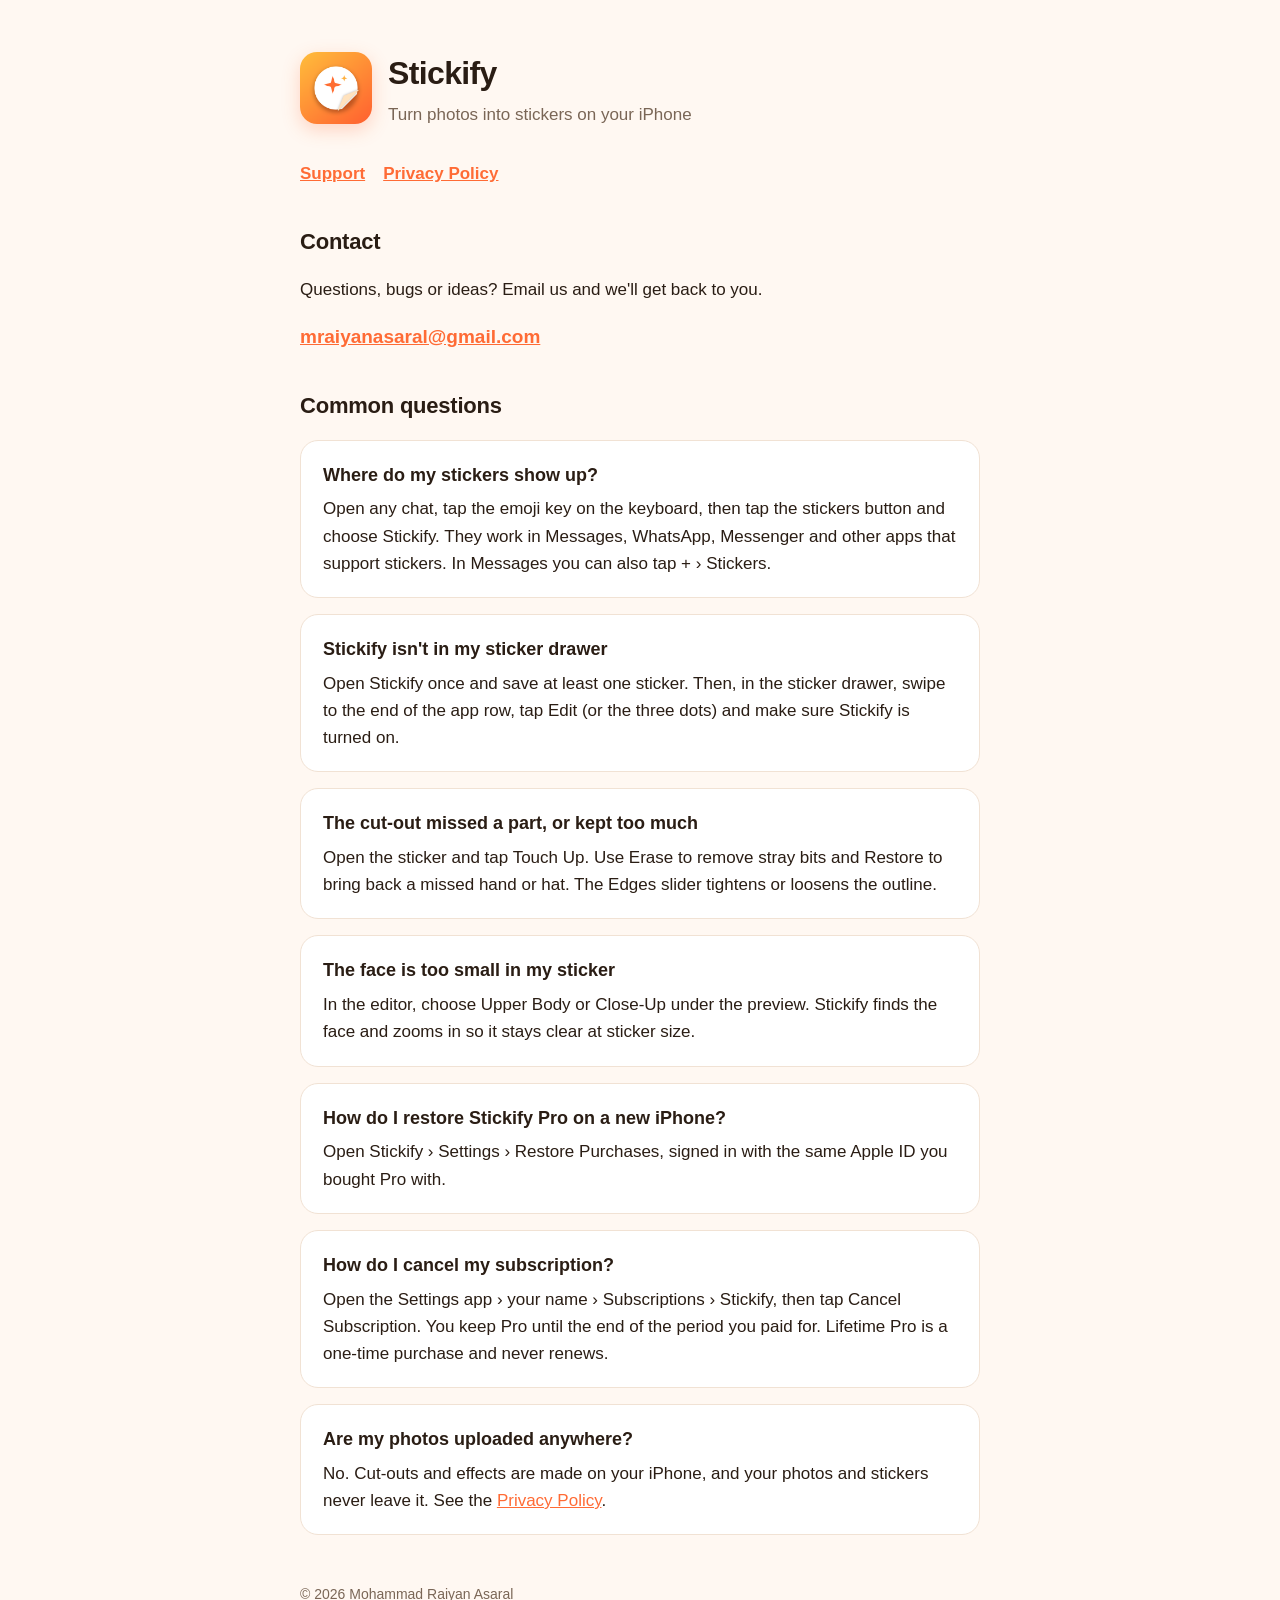
<file: index.html>
<!doctype html>
<html lang="en">
<head>
<meta charset="utf-8">
<meta name="viewport" content="width=device-width, initial-scale=1">
<title>Stickify Support</title>
<meta name="description" content="Help and contact for Stickify, the iPhone app that turns photos into stickers.">
<link rel="icon" href="favicon.png">
<link rel="stylesheet" href="style.css">
</head>
<body>
<main>
  <header>
    <img src="icon.png" alt="Stickify app icon">
    <div>
      <h1>Stickify</h1>
      <p>Turn photos into stickers on your iPhone</p>
    </div>
  </header>
  <nav><a href="./">Support</a><a href="privacy.html">Privacy Policy</a></nav>

  <h2>Contact</h2>
  <p>Questions, bugs or ideas? Email us and we'll get back to you.</p>
  <p class="contact"><a href="mailto:mraiyanasaral@gmail.com?subject=Stickify%20support">mraiyanasaral@gmail.com</a></p>

  <h2>Common questions</h2>
  <div class="card">
    <h3>Where do my stickers show up?</h3>
    <p>Open any chat, tap the emoji key on the keyboard, then tap the stickers button and choose Stickify. They work in Messages, WhatsApp, Messenger and other apps that support stickers. In Messages you can also tap + › Stickers.</p>
  </div>
  <div class="card">
    <h3>Stickify isn't in my sticker drawer</h3>
    <p>Open Stickify once and save at least one sticker. Then, in the sticker drawer, swipe to the end of the app row, tap Edit (or the three dots) and make sure Stickify is turned on.</p>
  </div>
  <div class="card">
    <h3>The cut-out missed a part, or kept too much</h3>
    <p>Open the sticker and tap Touch Up. Use Erase to remove stray bits and Restore to bring back a missed hand or hat. The Edges slider tightens or loosens the outline.</p>
  </div>
  <div class="card">
    <h3>The face is too small in my sticker</h3>
    <p>In the editor, choose Upper Body or Close-Up under the preview. Stickify finds the face and zooms in so it stays clear at sticker size.</p>
  </div>
  <div class="card">
    <h3>How do I restore Stickify Pro on a new iPhone?</h3>
    <p>Open Stickify › Settings › Restore Purchases, signed in with the same Apple ID you bought Pro with.</p>
  </div>
  <div class="card">
    <h3>How do I cancel my subscription?</h3>
    <p>Open the Settings app › your name › Subscriptions › Stickify, then tap Cancel Subscription. You keep Pro until the end of the period you paid for. Lifetime Pro is a one-time purchase and never renews.</p>
  </div>
  <div class="card">
    <h3>Are my photos uploaded anywhere?</h3>
    <p>No. Cut-outs and effects are made on your iPhone, and your photos and stickers never leave it. See the <a href="privacy.html">Privacy Policy</a>.</p>
  </div>

  <footer>© 2026 Mohammad Raiyan Asaral</footer>
</main>
</body>
</html>
</file>
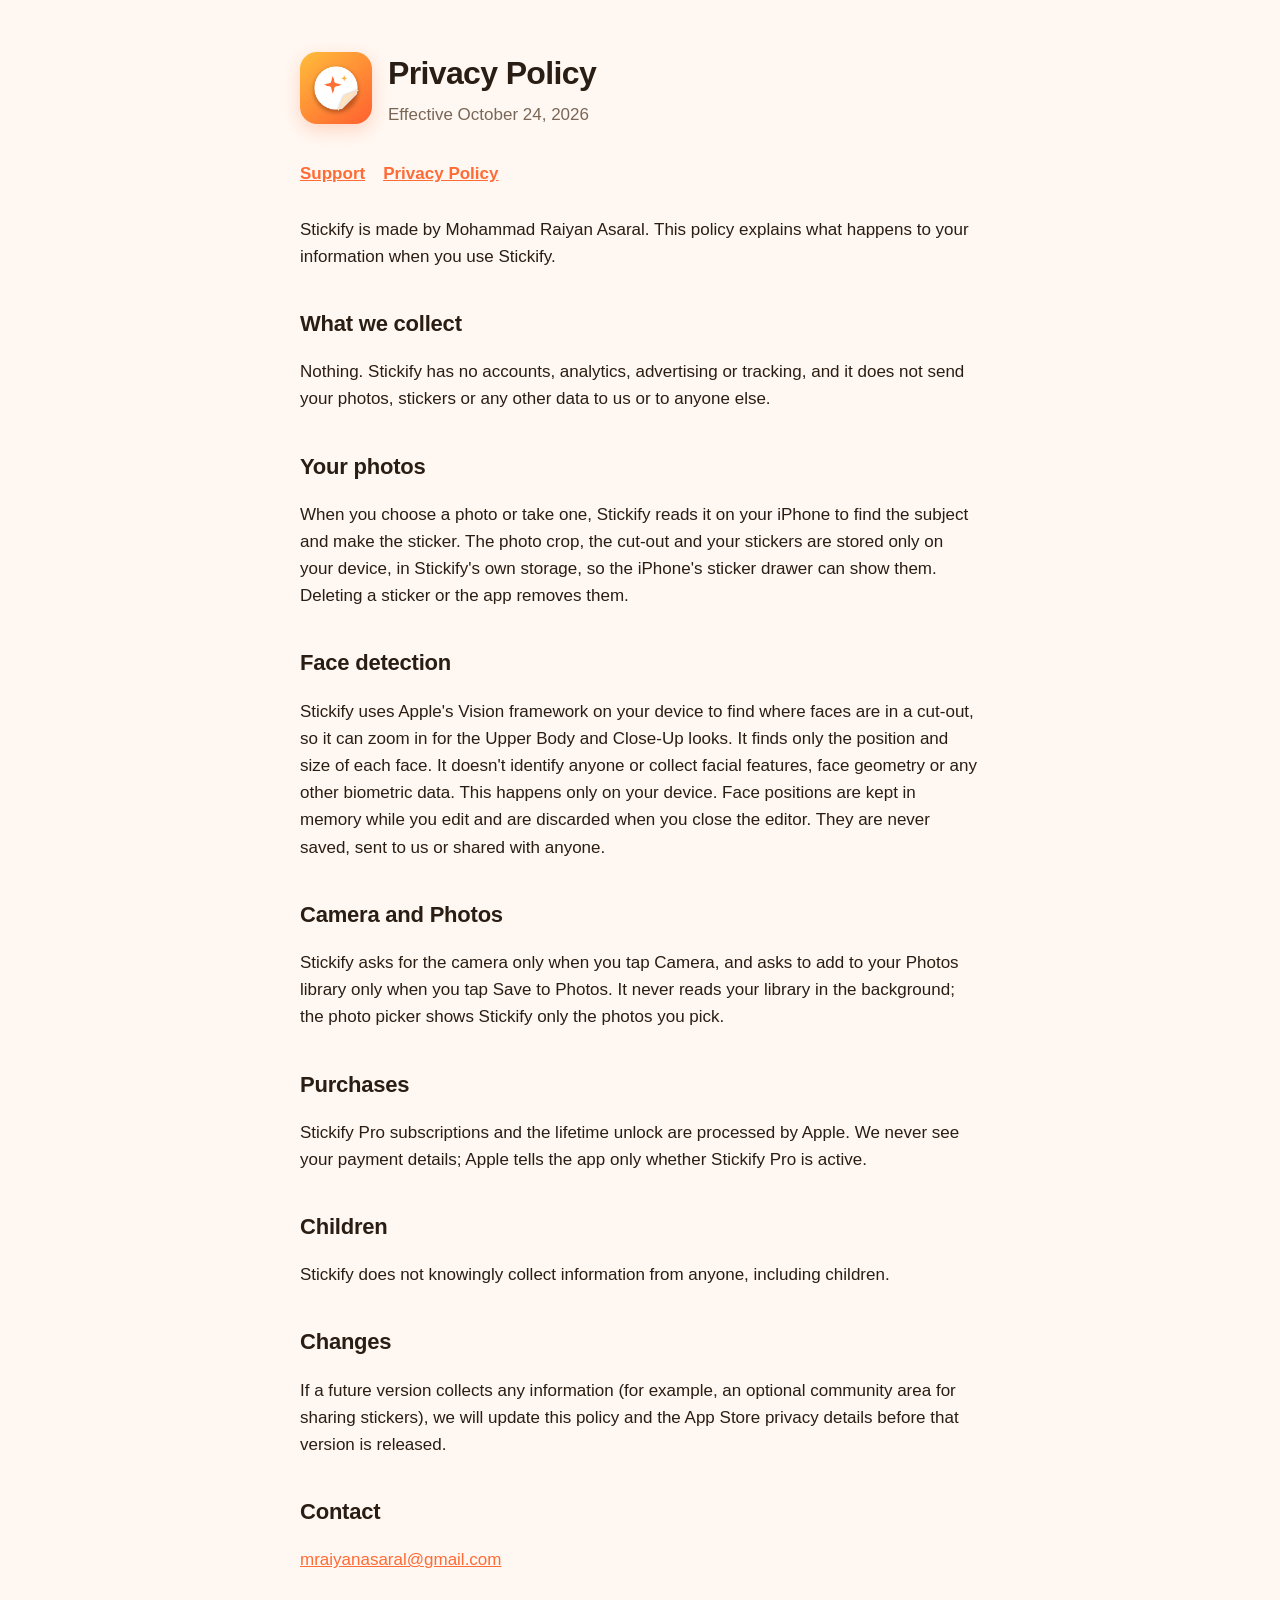
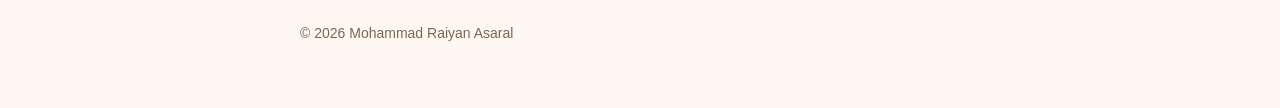
<file: privacy.html>
<!doctype html>
<html lang="en">
<head>
<meta charset="utf-8">
<meta name="viewport" content="width=device-width, initial-scale=1">
<title>Stickify Privacy Policy</title>
<meta name="description" content="Stickify collects no data. Your photos and stickers stay on your iPhone.">
<link rel="icon" href="favicon.png">
<link rel="stylesheet" href="style.css">
</head>
<body>
<main>
  <header>
    <img src="icon.png" alt="Stickify app icon">
    <div>
      <h1>Privacy Policy</h1>
      <p>Effective October 24, 2026</p>
    </div>
  </header>
  <nav><a href="./">Support</a><a href="privacy.html">Privacy Policy</a></nav>

  <p>Stickify is made by Mohammad Raiyan Asaral. This policy explains what happens to your information when you use Stickify.</p>

  <h2>What we collect</h2>
  <p>Nothing. Stickify has no accounts, analytics, advertising or tracking, and it does not send your photos, stickers or any other data to us or to anyone else.</p>

  <h2>Your photos</h2>
  <p>When you choose a photo or take one, Stickify reads it on your iPhone to find the subject and make the sticker. The photo crop, the cut-out and your stickers are stored only on your device, in Stickify's own storage, so the iPhone's sticker drawer can show them. Deleting a sticker or the app removes them.</p>

  <h2>Face detection</h2>
  <p>Stickify uses Apple's Vision framework on your device to find where faces are in a cut-out, so it can zoom in for the Upper Body and Close-Up looks. It finds only the position and size of each face. It doesn't identify anyone or collect facial features, face geometry or any other biometric data. This happens only on your device. Face positions are kept in memory while you edit and are discarded when you close the editor. They are never saved, sent to us or shared with anyone.</p>

  <h2>Camera and Photos</h2>
  <p>Stickify asks for the camera only when you tap Camera, and asks to add to your Photos library only when you tap Save to Photos. It never reads your library in the background; the photo picker shows Stickify only the photos you pick.</p>

  <h2>Purchases</h2>
  <p>Stickify Pro subscriptions and the lifetime unlock are processed by Apple. We never see your payment details; Apple tells the app only whether Stickify Pro is active.</p>

  <h2>Children</h2>
  <p>Stickify does not knowingly collect information from anyone, including children.</p>

  <h2>Changes</h2>
  <p>If a future version collects any information (for example, an optional community area for sharing stickers), we will update this policy and the App Store privacy details before that version is released.</p>

  <h2>Contact</h2>
  <p><a href="mailto:mraiyanasaral@gmail.com?subject=Stickify%20privacy">mraiyanasaral@gmail.com</a></p>

  <footer>© 2026 Mohammad Raiyan Asaral</footer>
</main>
</body>
</html>
</file>
<file: style.css>
:root {
  --bg: #fff8f2;
  --card: #ffffff;
  --text: #2a1d14;
  --muted: #7a6656;
  --accent: #ff6b35;
  --accent-2: #ffb83d;
  --line: #f1e2d4;
}
@media (prefers-color-scheme: dark) {
  :root {
    --bg: #17110d;
    --card: #221a14;
    --text: #f6ece4;
    --muted: #b8a698;
    --line: #3a2d23;
  }
}
* { box-sizing: border-box; }
body {
  margin: 0;
  background: var(--bg);
  color: var(--text);
  font: 17px/1.6 -apple-system, BlinkMacSystemFont, "SF Pro Text", "Segoe UI", Roboto, sans-serif;
}
main { max-width: 720px; margin: 0 auto; padding: 48px 20px 64px; }
header { display: flex; align-items: center; gap: 16px; margin-bottom: 32px; }
header img { width: 72px; height: 72px; border-radius: 17px; box-shadow: 0 6px 18px rgba(255, 107, 53, .25); }
header h1 { margin: 0; font-size: 32px; letter-spacing: -.02em; }
header p { margin: 2px 0 0; color: var(--muted); }
nav { display: flex; gap: 18px; margin-bottom: 28px; font-weight: 600; }
a { color: var(--accent); }
h2 { font-size: 22px; margin: 36px 0 8px; letter-spacing: -.01em; }
.card { background: var(--card); border: 1px solid var(--line); border-radius: 18px; padding: 20px 22px; margin: 16px 0; }
.card h3 { margin: 0 0 6px; font-size: 18px; }
.card p { margin: 0; }
.contact { font-size: 19px; font-weight: 600; }
footer { margin-top: 48px; color: var(--muted); font-size: 14px; }
</file>
